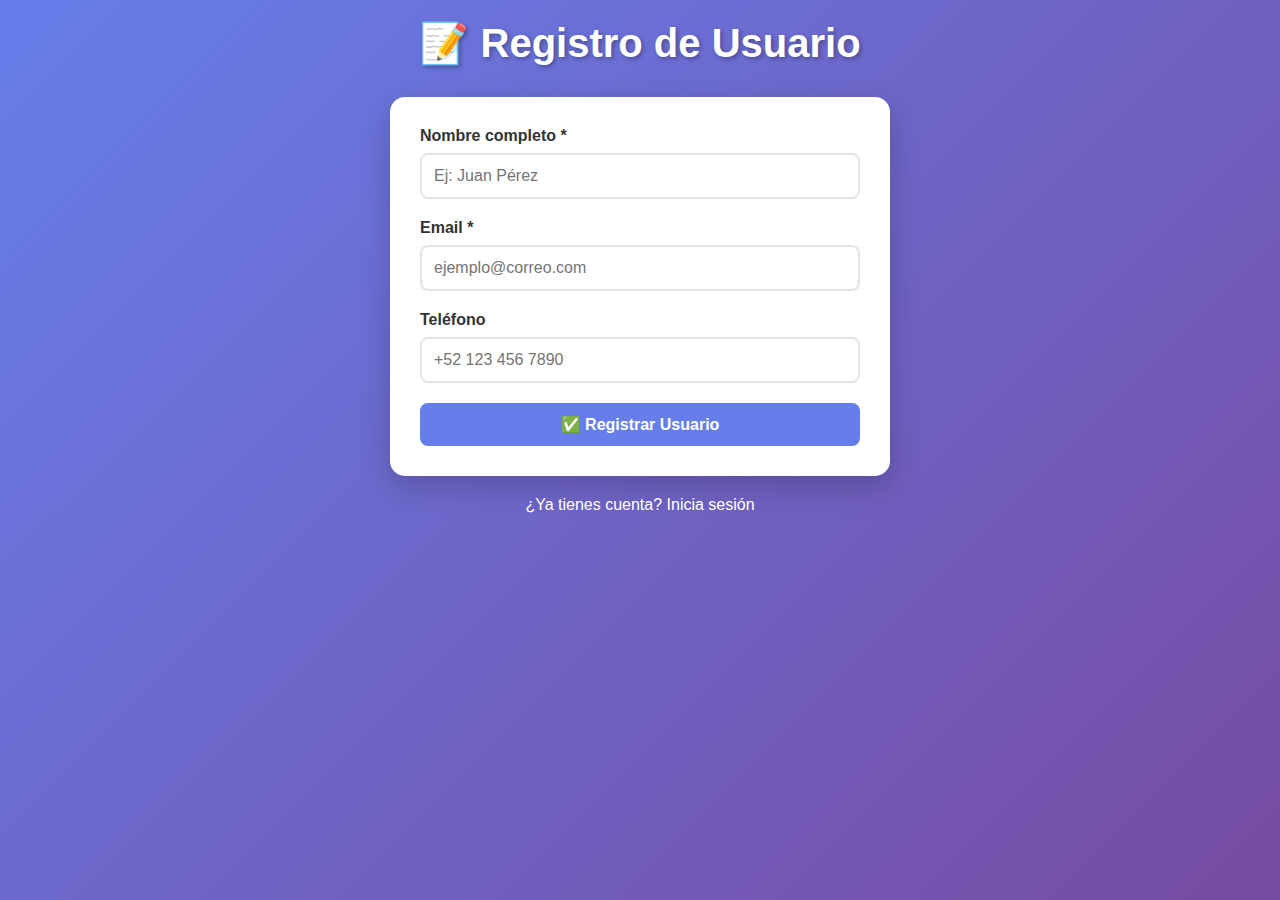
<file: index.html>
<!DOCTYPE html>
<html lang="es">
<head>
    <meta charset="UTF-8">
    <meta name="viewport" content="width=device-width, initial-scale=1.0">
    <title>Registro de Usuario - CRUD</title>
    <link rel="stylesheet" href="css/style.css">
</head>
<body>
    <div class="container">
        <h1>📝 Registro de Usuario</h1>
        <form id="registerForm" class="card">
            <div class="form-group">
                <label for="name">Nombre completo *</label>
                <input type="text" id="name" name="name" required placeholder="Ej: Juan Pérez">
            </div>
            <div class="form-group">
                <label for="email">Email *</label>
                <input type="email" id="email" name="email" required placeholder="ejemplo@correo.com">
            </div>
            <div class="form-group">
                <label for="phone">Teléfono</label>
                <input type="tel" id="phone" name="phone" placeholder="+52 123 456 7890">
            </div>
            <button type="submit" class="btn btn-primary">✅ Registrar Usuario</button>
        </form>
        <div class="navigation-links">
            <a href="login.html">¿Ya tienes cuenta? Inicia sesión</a>
        </div>
        <div id="message" class="message"></div>
    </div>
    <script src="js/app.js"></script>
</body>
</html>
</file>
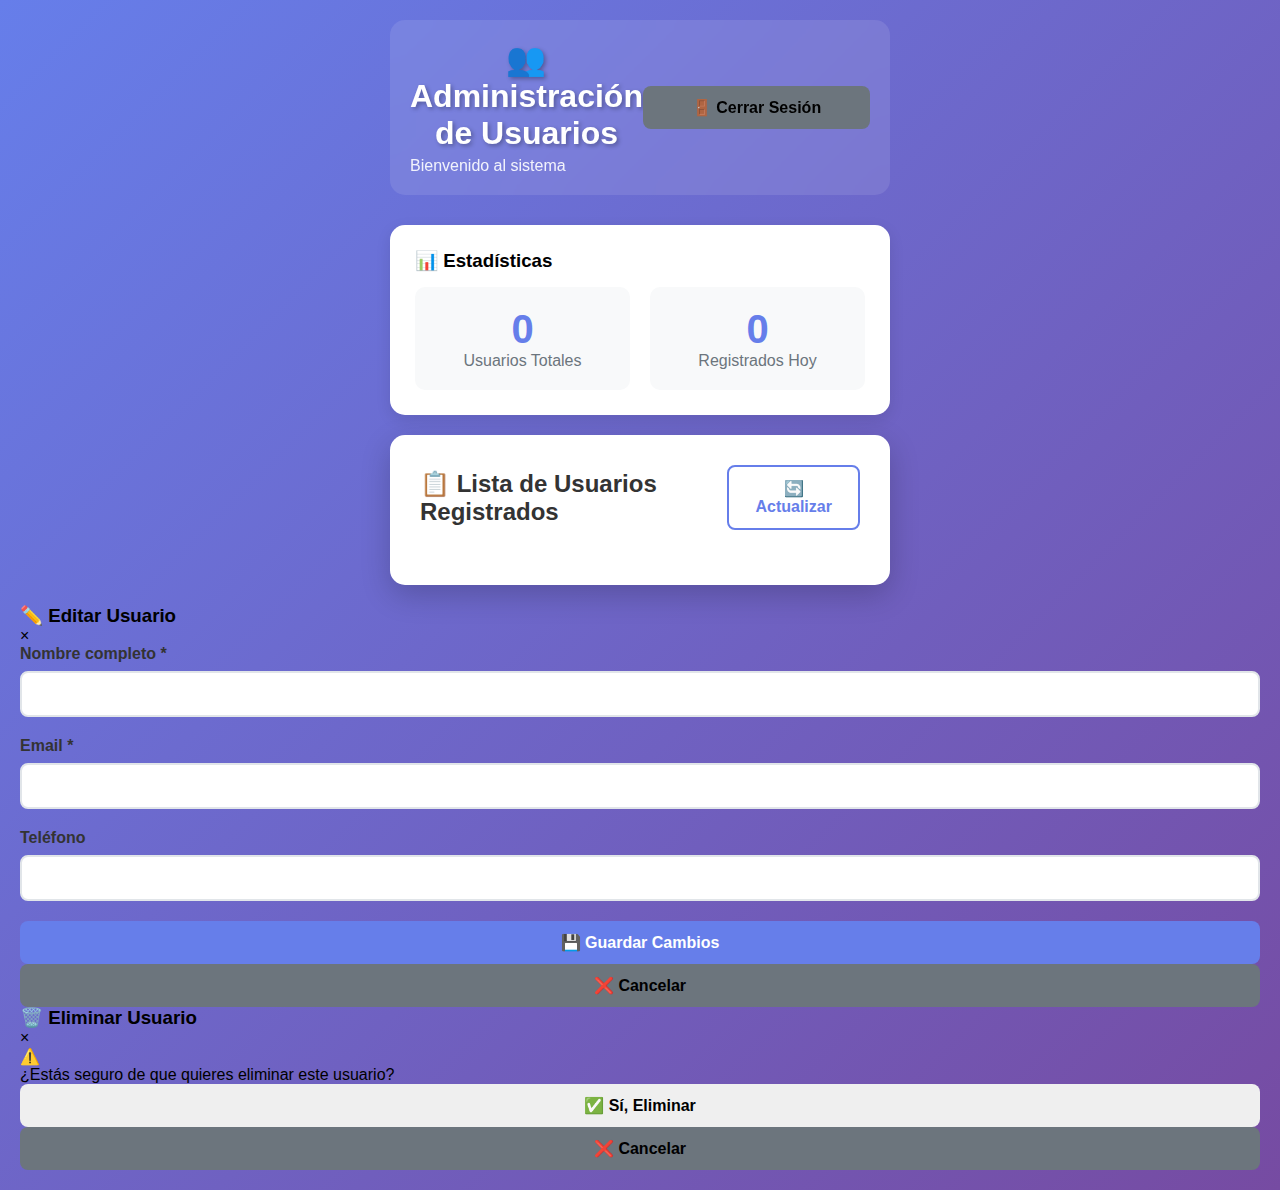
<file: dashboard.html>
<!DOCTYPE html>
<html lang="es">
<head>
    <meta charset="UTF-8">
    <meta name="viewport" content="width=device-width, initial-scale=1.0">
    <title>Administración de Usuarios</title>
    <link rel="stylesheet" href="css/style.css">
</head>
<body>
    <div class="container">
        <header class="dashboard-header">
            <div>
                <h1>👥 Administración de Usuarios</h1>
                <p id="userWelcome">Bienvenido al sistema</p>
            </div>
            <button id="logoutBtn" class="btn btn-secondary">🚪 Cerrar Sesión</button>
        </header>

        <div class="stats-card">
            <h3>📊 Estadísticas</h3>
            <div class="stats-grid">
                <div class="stat-item">
                    <span class="stat-number" id="totalUsers">0</span>
                    <span class="stat-label">Usuarios Totales</span>
                </div>
                <div class="stat-item">
                    <span class="stat-number" id="todayUsers">0</span>
                    <span class="stat-label">Registrados Hoy</span>
                </div>
            </div>
        </div>

        <div class="card">
            <div class="section-header">
                <h2>📋 Lista de Usuarios Registrados</h2>
                <button id="refreshBtn" class="btn btn-outline">🔄 Actualizar</button>
            </div>
            
            <div id="usersList" class="users-grid">
                </div>
        </div>
    </div>

    <div id="editModal" class="modal">
        <div class="modal-content">
            <div class="modal-header">
                <h3>✏️ Editar Usuario</h3>
                <span class="close-modal">&times;</span>
            </div>
            <form id="editUserForm">
                <input type="hidden" id="editUserId">
                <div class="form-group">
                    <label for="editUserName">Nombre completo *</label>
                    <input type="text" id="editUserName" required>
                </div>
                <div class="form-group">
                    <label for="editUserEmail">Email *</label>
                    <input type="email" id="editUserEmail" required>
                </div>
                <div class="form-group">
                    <label for="editUserPhone">Teléfono</label>
                    <input type="tel" id="editUserPhone">
                </div>
                <div class="form-actions">
                    <button type="submit" class="btn btn-primary">💾 Guardar Cambios</button>
                    <button type="button" id="cancelEdit" class="btn btn-secondary">❌ Cancelar</button>
                </div>
            </form>
        </div>
    </div>

    <div id="deleteModal" class="modal">
        <div class="modal-content">
            <div class="modal-header">
                <h3>🗑️ Eliminar Usuario</h3>
                <span class="close-delete-modal">&times;</span>
            </div>
            <div class="modal-body">
                <div class="warning-message">
                    <span class="warning-icon">⚠️</span>
                    <p id="deleteMessage">¿Estás seguro de que quieres eliminar este usuario?</p>
                </div>
                <div class="user-preview" id="userPreview">
                    </div>
            </div>
            <div class="form-actions">
                <button id="confirmDelete" class="btn btn-danger">✅ Sí, Eliminar</button>
                <button id="cancelDelete" class="btn btn-secondary">❌ Cancelar</button>
            </div>
        </div>
    </div>

    <script src="js/dashboard.js"></script>
</body>
</html>
</file>
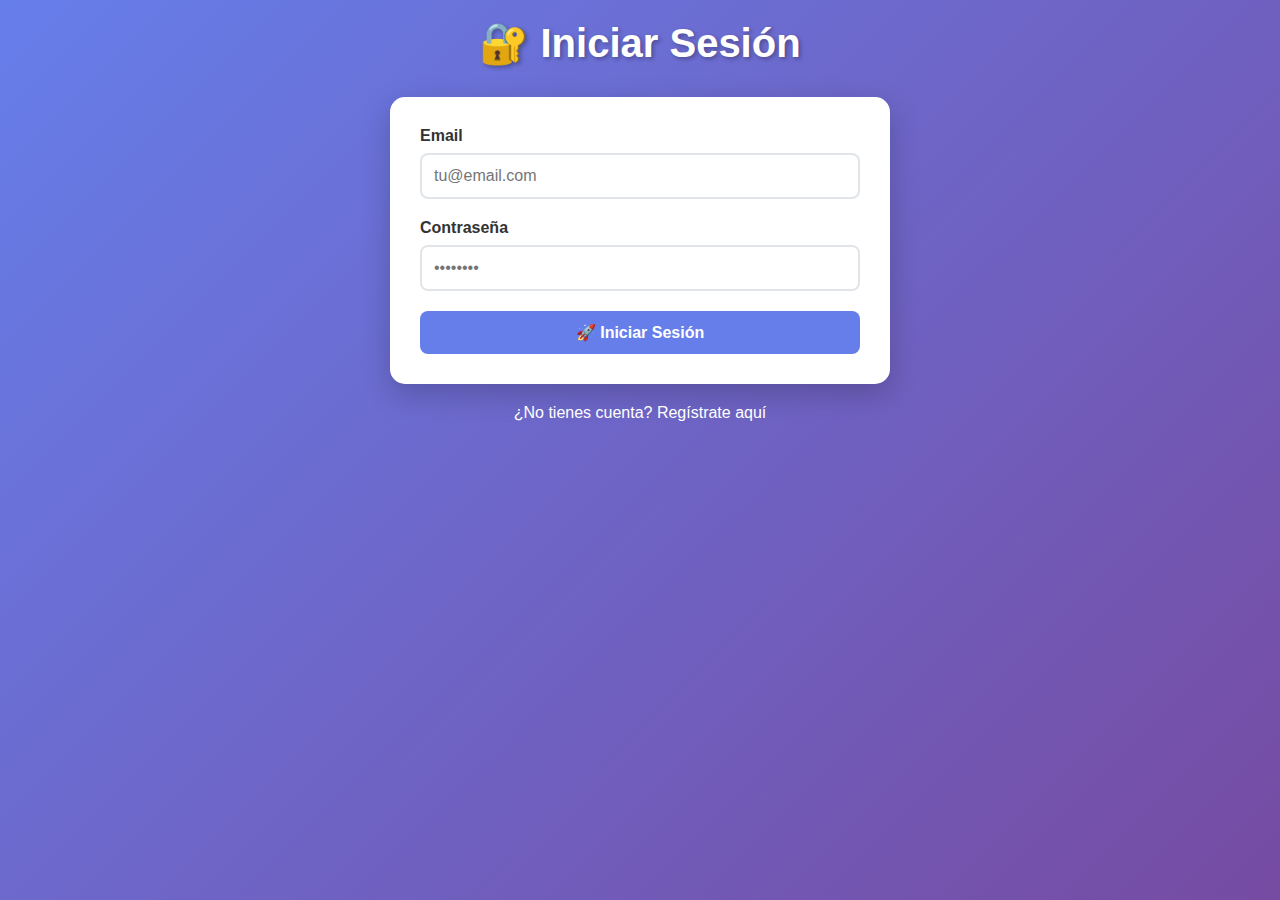
<file: login.html>
<!DOCTYPE html>
<html lang="es">
<head>
    <meta charset="UTF-8">
    <meta name="viewport" content="width=device-width, initial-scale=1.0">
    <title>Iniciar Sesión - CRUD</title>
    <link rel="stylesheet" href="css/style.css">
</head>
<body>
    <div class="container">
        <h1>🔐 Iniciar Sesión</h1>
        <form id="loginForm" class="card">
            <div class="form-group">
                <label for="loginEmail">Email</label>
                <input type="email" id="loginEmail" name="email" required placeholder="tu@email.com">
            </div>
            <div class="form-group">
                <label for="loginPassword">Contraseña</label>
                <input type="password" id="loginPassword" name="password" required placeholder="••••••••">
            </div>
            <button type="submit" class="btn btn-primary">🚀 Iniciar Sesión</button>
        </form>
        <div class="navigation-links">
            <a href="index.html">¿No tienes cuenta? Regístrate aquí</a>
        </div>
        <div id="loginMessage" class="message"></div>
    </div>
    <script src="js/auth.js"></script>
</body>
</html>
</file>
<file: css/style.css>
* {
    margin: 0;
    padding: 0;
    box-sizing: border-box;
}

body {
    font-family: 'Segoe UI', Tahoma, Geneva, Verdana, sans-serif;
    background: linear-gradient(135deg, #667eea 0%, #764ba2 100%);
    min-height: 100vh;
    padding: 20px;
}

.container {
    max-width: 500px;
    margin: 0 auto;
}

h1 {
    text-align: center;
    color: white;
    margin-bottom: 30px;
    font-size: 2.5em;
    text-shadow: 2px 2px 4px rgba(0,0,0,0.3);
}

.card {
    background: white;
    padding: 30px;
    border-radius: 15px;
    box-shadow: 0 10px 30px rgba(0,0,0,0.2);
    margin-bottom: 20px;
}

.form-group {
    margin-bottom: 20px;
}

.form-group label {
    display: block;
    margin-bottom: 8px;
    font-weight: 600;
    color: #333;
}

.form-group input {
    width: 100%;
    padding: 12px;
    border: 2px solid #e1e5e9;
    border-radius: 8px;
    font-size: 16px;
    transition: border-color 0.3s;
}

.form-group input:focus {
    outline: none;
    border-color: #667eea;
}

.btn {
    padding: 12px 24px;
    border: none;
    border-radius: 8px;
    font-size: 16px;
    font-weight: 600;
    cursor: pointer;
    transition: all 0.3s;
    width: 100%;
}

.btn-primary {
    background: #667eea;
    color: white;
}

.btn-primary:hover {
    background: #5a6fd8;
    transform: translateY(-2px);
}

.navigation-links {
    text-align: center;
    margin-top: 20px;
}

.navigation-links a {
    color: white;
    text-decoration: none;
    font-weight: 500;
}

.navigation-links a:hover {
    text-decoration: underline;
}

.message {
    padding: 15px;
    border-radius: 8px;
    margin-top: 20px;
    text-align: center;
    font-weight: 500;
}

.message.success {
    background: #d4edda;
    color: #155724;
    border: 1px solid #c3e6cb;
}

.message.error {
    background: #f8d7da;
    color: #721c24;
    border: 1px solid #f5c6cb;
}

/* Dashboard Styles */

.dashboard-header {
    display: flex;
    justify-content: space-between;
    align-items: center;
    margin-bottom: 30px;
    padding: 20px;
    background: rgba(255, 255, 255, 0.1);
    border-radius: 15px;
    backdrop-filter: blur(10px);
}

.dashboard-header h1 {
    margin: 0;
    font-size: 2em;
}

#userWelcome {
    color: white;
    margin: 5px 0 0 0;
    opacity: 0.9;
}

.btn-secondary {
    background: #6c757d;
}

.btn-secondary:hover {
    background: #5a6268;
}

.btn-outline {
    background: transparent;
    border: 2px solid #667eea;
    color: #667eea;
    width: auto;
}

.btn-outline:hover {
    background: #667eea;
    color: white;
}

.stats-card {
    background: white;
    padding: 25px;
    border-radius: 15px;
    margin-bottom: 20px;
    box-shadow: 0 5px 15px rgba(0,0,0,0.1);
}

.stats-grid {
    display: grid;
    grid-template-columns: repeat(auto-fit, minmax(200px, 1fr));
    gap: 20px;
    margin-top: 15px;
}

.stat-item {
    text-align: center;
    padding: 20px;
    background: #f8f9fa;
    border-radius: 10px;
}

.stat-number {
    display: block;
    font-size: 2.5em;
    font-weight: bold;
    color: #667eea;
}

.stat-label {
    color: #6c757d;
    font-weight: 500;
}

.section-header {
    display: flex;
    justify-content: space-between;
    align-items: center;
    margin-bottom: 25px;
}

.section-header h2 {
    margin: 0;
    color: #333;
}

.users-grid {
    display: grid;
    grid-template-columns: repeat(auto-fill, minmax(350px, 1fr));
    gap: 20px;
}

.user-card {
    background: #f8f9fa;
    border: 1px solid #e9ecef;
    border-radius: 12px;
    padding: 20px;
    transition: all 0.3s ease;
    position: relative;
}

.user-card:hover {
    transform: translateY(-5px);
    box-shadow: 0 8px 25px rgba(0,0,0,0.1);
    border-color: #667eea;
}

.user-card h3 {
    color: #333;
    margin-bottom: 10px;
    font-size: 1.3em;
}

.user-card p {
    margin: 8px 0;
    color: #666;
    display: flex;
    align-items: center;
}

.user-card p strong {
    color: #333;
    min-width: 80px;
    display: inline-block;
}

.user-actions {
    display: flex;
    gap: 10px;
    margin-top: 15px;
}

.btn-edit, .btn-delete {
    padding: 8px 16px;
    border: none;
    border-radius: 6px;
    font-size: 14px;
    font-weight: 500;
    cursor: pointer;
    transition: all 0.3s;
    flex: 1;
}

.btn-edit {
    background: #ffc107;
    color: #000;
}

.btn-edit:hover {
    background: #e0a800;
}

.btn-delete {
    background: #dc3545;
    color: white;
}

.btn-delete:hover {
    background: #c82333;
}

.no-users {
    text-align: center;
    color: #6c757d;
    font-style: italic;
    padding: 40px;
    grid-column: 1 / -1;
}
</file>
